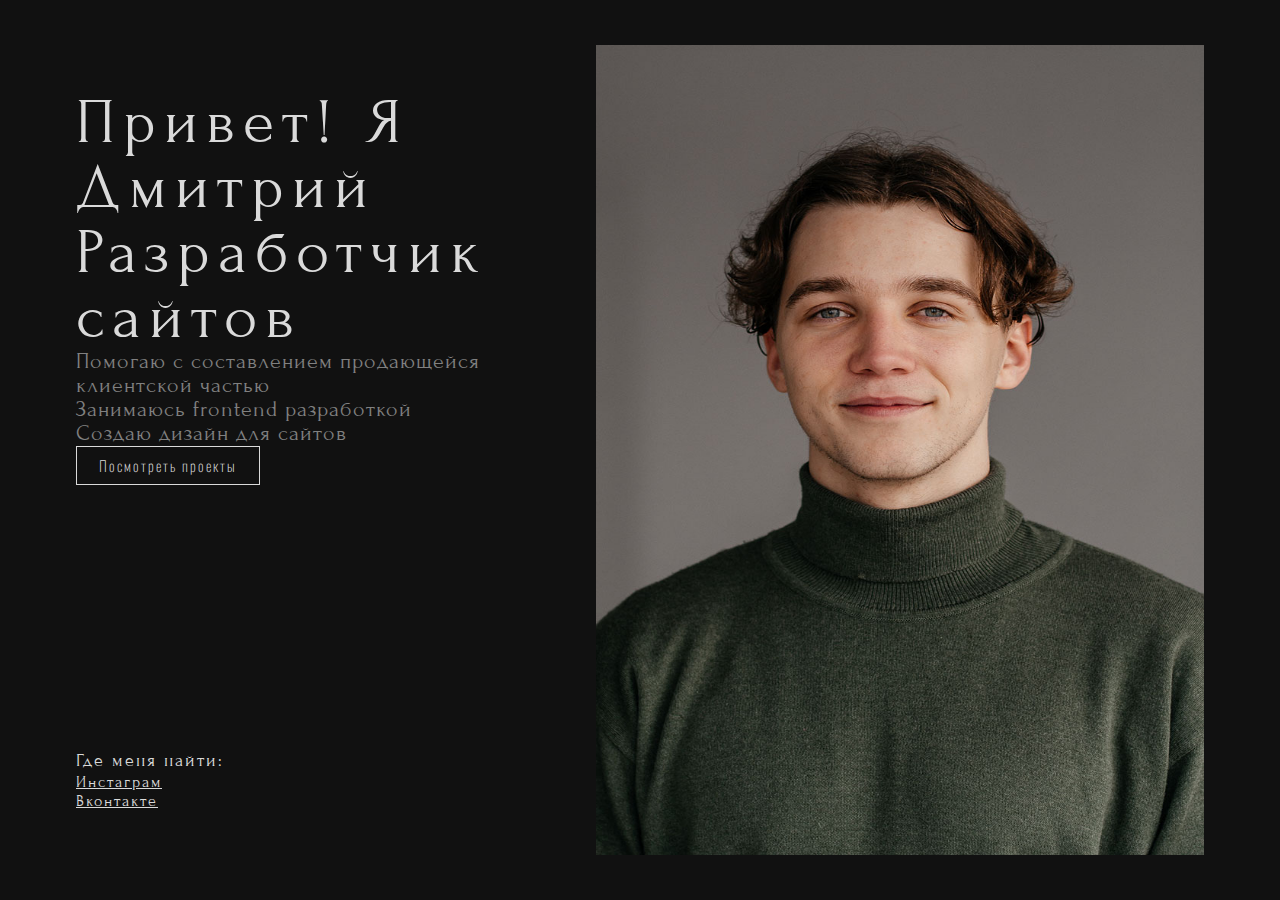
<file: index.html>
<!DOCTYPE html>
<html lang="en">

<head>
    <meta charset="UTF-8">
    <meta http-equiv="X-UA-Compatible" content="IE=edge">
    <meta name="viewport" content="width=device-width, initial-scale=1.0">
    <link rel="stylesheet" href="./main.css"></link>
    <title>Dima Lavrenov</title>
</head>

<body>
    <div class="first_slide">
        <div class="content">
            <div class="content_offer">
                <h1>Привет! Я Дмитрий<br>Разработчик сайтов</h1>
                <p>Помогаю с составлением продающейся клиентской частью<br>Занимаюсь frontend разработкой<br>Создаю дизайн для сайтов</p>
                <div class="button">
                    <a href="./choice.html">Посмотреть проекты</a>
                </div>
            </div>
            <div class="content_links">
                <p>Где меня найти:</p>
                <a href="#">Инстаграм</a>
                <a href="#">Вконтакте</a>
            </div>
        </div>
        <div class="portrait">
            <img src="./Photo/replace.jpg" alt="">
        </div>
    </div>
</body>

</html>
</file>
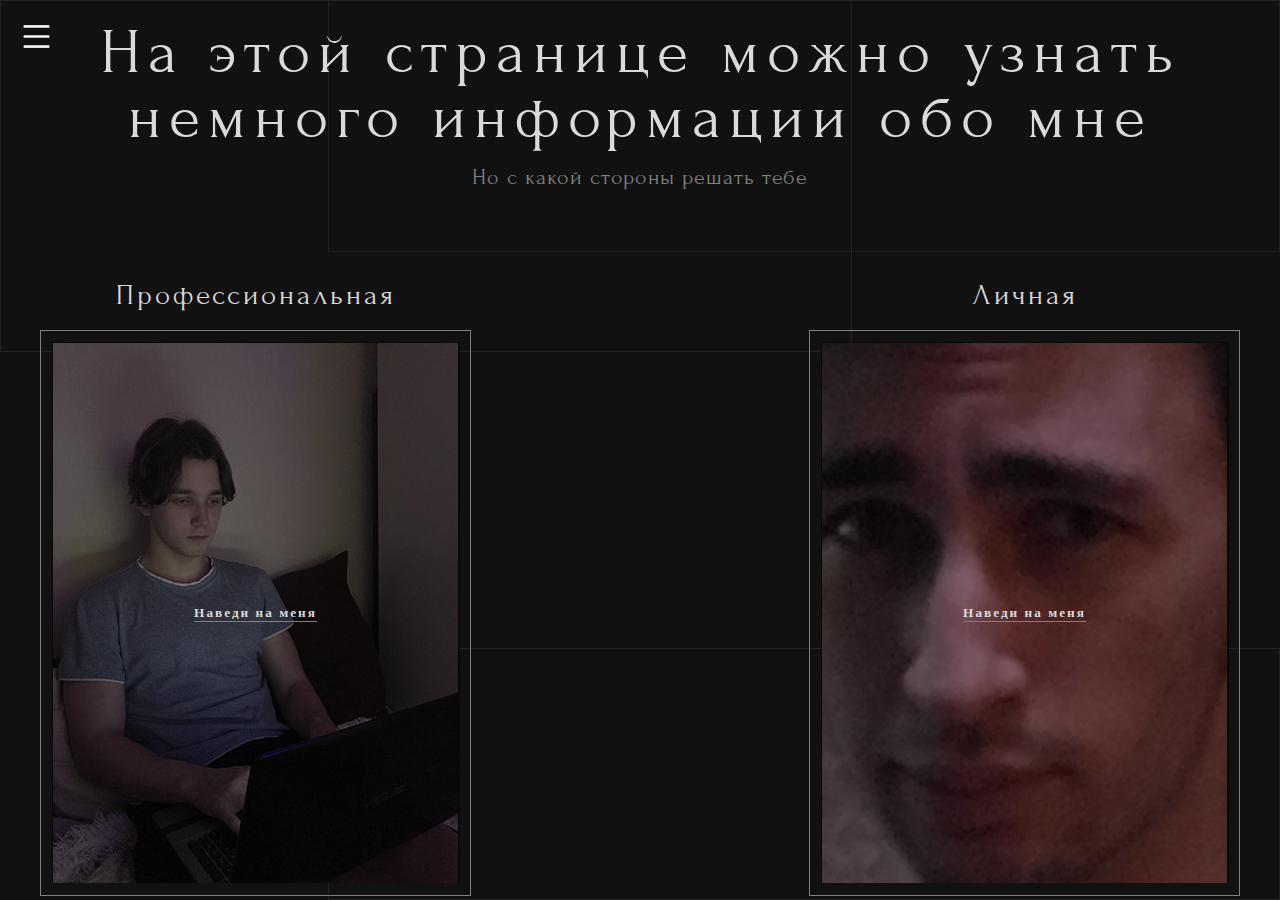
<file: choice.html>
<!DOCTYPE html>
<html lang="en">

<head>
    <meta charset="UTF-8">
    <meta http-equiv="X-UA-Compatible" content="IE=edge">
    <meta name="viewport" content="width=device-width, initial-scale=1.0">
    <link rel="stylesheet" href="main.css">
    <title>Dima Lavrenov</title>
</head>

<body>
    <div class="second_slide">
        <div class="menu"><img src="./Photo/menu.png" alt=""></div>
        <div class="content">
            <div class="content_additional">
                <div class="one"></div>
                <div class="two"></div>
                <div class="three"></div>
            </div>
            <div class="content_text">
                <h1>На этой странице можно узнать немного информации обо мне</h1>
                <p>Но с какой стороны решать тебе</p>
            </div>
            <div class="content_choice">
                <div class="prof">
                    <p>Профессиональная</p>
                    <div class="frame">
                        <img src="./Photo/prof.jpg" alt="">
                        <a href="./prof.html">
                            <div class="frame_blackout"></div>
                        </a>
                        <h5 class="frame_text">Наведи на меня</h5>
                    </div>
                </div>
                <div class="person">
                    <p>Личная</p>
                    <div class="frame">
                        <img src="./Photo/person.jpg" alt="">
                        <a href="./person.html">
                            <div class="frame_blackout"></div>
                        </a>
                        <h5 class="frame_text">Наведи на меня</h5>
                    </div>
                </div>
            </div>
        </div>
        <div class="links">
            <a href="#">Инстаграм</a>
            <a href="#">Вконтакте</a>
        </div>
    </div>
</body>

</html>
</file>
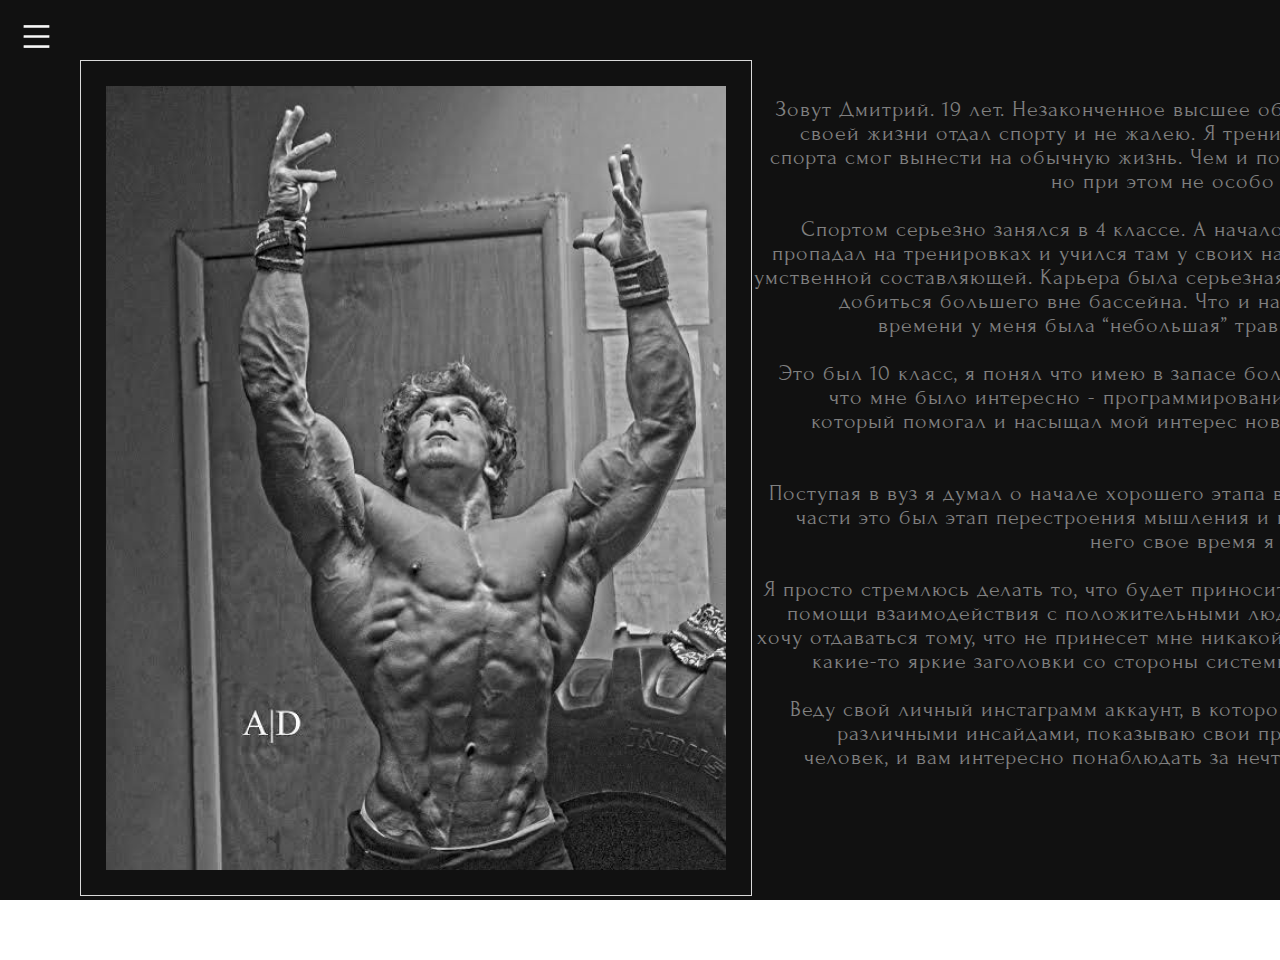
<file: person.html>
<!DOCTYPE html>
<html lang="en">

<head>
    <meta charset="UTF-8">
    <meta http-equiv="X-UA-Compatible" content="IE=edge">
    <meta name="viewport" content="width=device-width, initial-scale=1.0">
    <link rel="stylesheet" href="./main.css">
    <title>Dima Lavrenov</title>
</head>

<body>
    <div class="fourth_slide">
        <div class="menu"><img src="./Photo/menu.png" alt=""></div>
        <div class="content">
            <div class="content_photo">
                <img src="./Photo/person_about.png" alt="" class="frame">
            </div>
            <div class="content_text">
                <div class="content_text_knowledge">
                    <div class="content_text_knowledge_title">Обо мне</div>
                    <p>Зовут Дмитрий. 19 лет. Незаконченное высшее образование по технической части. Большую часть своей жизни отдал спорту и не жалею. Я тренировался с определенной целью, поэтому опыт из спорта смог вынести на обычную жизнь. Чем и помог
                        себе в IT-сфере. Всегда стремился к знаниям, но при этом не особо любил школу, да и сейчас ничего не поменялось<br><br>Спортом серьезно занялся в 4 классе. А началось все с плвания. Чудесное было время, я всегда пропадал на тренировках
                        и учился там у своих наставников не только развитию мускулатуры, но и умственной составляющей. Карьера была серьезная и продуманная, но в моменте я решил, что могу добиться большего вне бассейна. Что и начал делать, бросив карьеру.
                        Как раз в тот момент времени у меня была “небольшая” травма, и я смог удачно уйти без лишних разговоров.<br><br>Это был 10 класс, я понял что имею в запасе большое количество времени, и я пошел изучать то, что мне было интересно
                        - программирование. И в этом деле у меня был хороший наставник, который помогал и насыщал мой интерес новыми знаниями. Я так же преисполнился в многих других сферах и это безусловно меня радует.<br><br>Поступая в вуз я думал о
                        начале хорошего этапа в жизни, это не далеко от истины, но по большей части это был этап перестроения мышления и поиск иных путей. Вуз меня огорчил и тратить на него свое время я не собираюсь до сих пор, кто бы что не говорил<br><br>Я
                        просто стремлюсь делать то, что будет приносить мне удовольствие на натуральной основе, при помощи взаимодействия с положительными людьми, саморазвитием и изучением этого мира. Не хочу отдаваться тому, что не принесет мне никакой
                        пользы, и так же не собираюсь рассчитывать на какие-то яркие заголовки со стороны системы, которую, к сожалению, выбирает большинство<br><br>Веду свой личный инстаграмм аккаунт, в котором показываю как живет веб-разработчик. Делюсь
                        различными инсайдами, показываю свои проекты и личную жизнь. Если вы не равнодушный человек, и вам интересно понаблюдать за нечто вышеописанным, то вы можете подписаться на меня в инстаграмме. Буду очень благодарен
                    </p>
                </div>
                <div class="content_text_buttons">
                    <div class="button">
                        <a href="./portfolio.html">Посмотреть проекты</a>
                    </div>
                    <div class="button">
                        <a href="https://www.instagram.com/dmitry_lvv/">Инстаграмм</a>
                    </div>
                </div>
            </div>
        </div>
    </div>
</body>

</html>
</file>
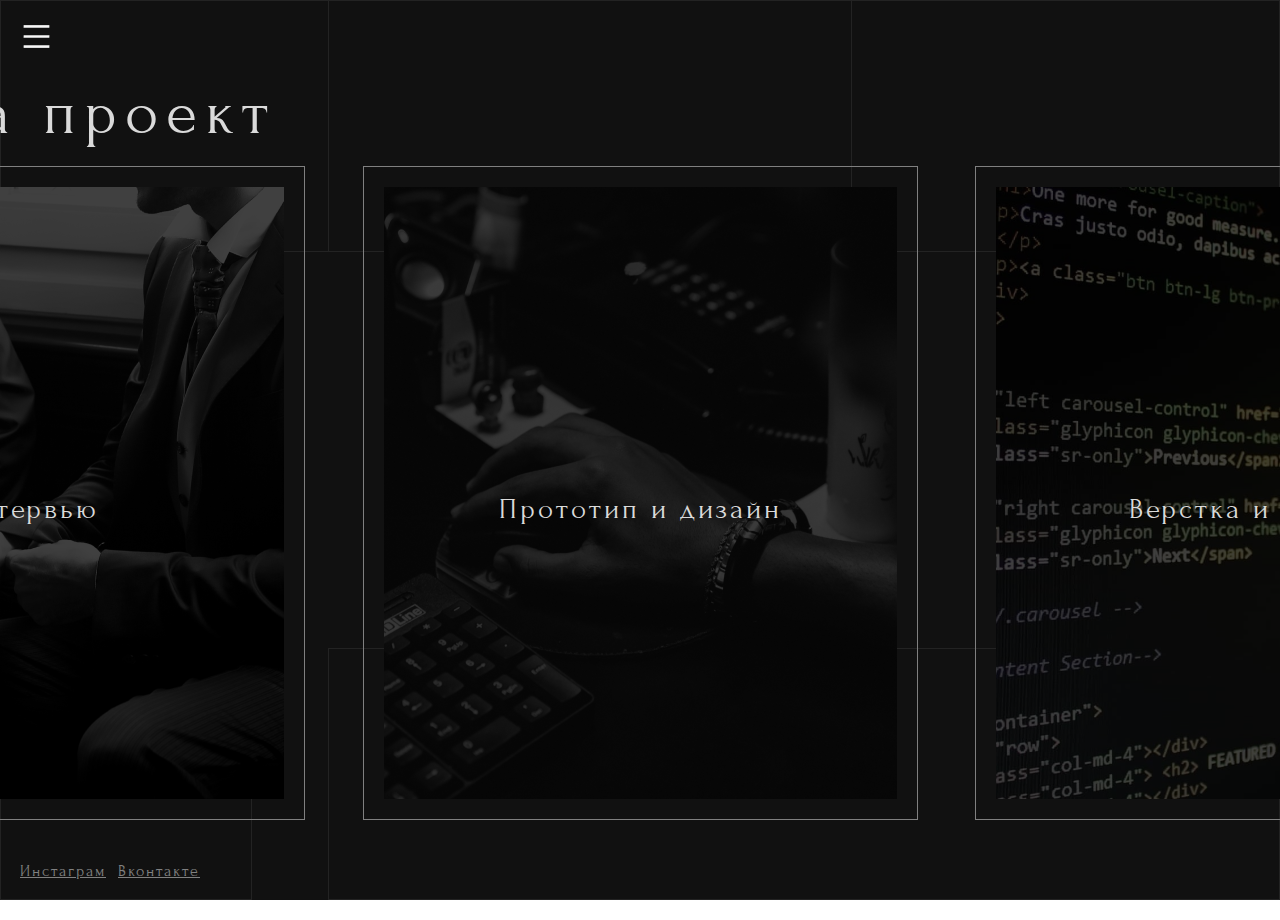
<file: plan.html>
<!DOCTYPE html>
<html lang="en">

<head>
    <meta charset="UTF-8">
    <meta http-equiv="X-UA-Compatible" content="IE=edge">
    <meta name="viewport" content="width=device-width, initial-scale=1.0">
    <link rel="stylesheet" href="./main.css">
    <title>Dima Lavrenov</title>
</head>

<body>
    <div class="fifth_slide">
        <div class="menu"><img src="./Photo/menu.png" alt=""></div>
        <div class="content">
            <div class="content_additional">
                <div class="one"></div>
                <div class="two"></div>
                <div class="three"></div>
                <div class="four"></div>
            </div>
            <div class="content_title">
                <h1>План на проект</h1>
            </div>
            <div class="content_stages">
                <div class="content_stages_interview">
                    <img src="./Photo/interview.png" alt="" class="frame">
                    <div class="blackout"></div>
                    <p>Интервью</p>
                </div>
                <div class="content_stages_develop">
                    <img src="./Photo/develop.png" alt="" class="frame">
                    <div class="blackout"></div>
                    <p>Прототип и дизайн</p>
                </div>
                <div class="content_stages_code">
                    <img src="./Photo/code.png" alt="" class="frame">
                    <div class="blackout"></div>
                    <p>Верстка и запуск</p>
                </div>
            </div>
        </div>
        <div class="links">
            <a href="#">Инстаграм</a>
            <a href="#">Вконтакте</a>
        </div>
    </div>
</body>

</html>
</file>
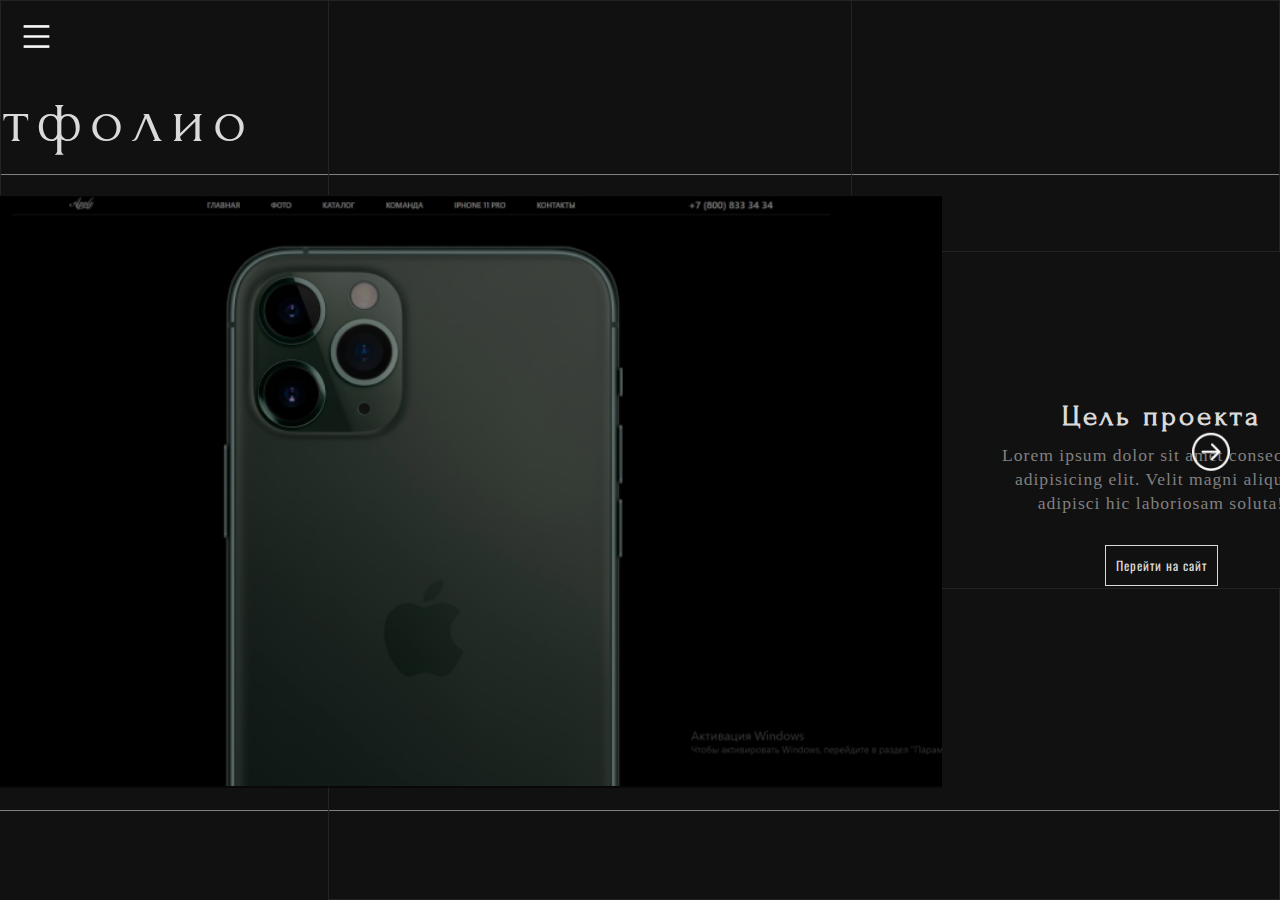
<file: portfolio.html>
<!DOCTYPE html>
<html lang="en">

<head>
    <meta charset="UTF-8">
    <meta http-equiv="X-UA-Compatible" content="IE=edge">
    <meta name="viewport" content="width=device-width, initial-scale=1.0">
    <link rel="stylesheet" href="./main.css">
    <title>Dima Lavrenov</title>
</head>

<body>
    <div class="sixth_slide">
        <div class="menu"><img src="./Photo/menu.png" alt=""></div>
        <div class="arrow_left"><img src="./Photo/arrow.png" alt=""></div>
        <div class="arrow_right"><img src="./Photo/arrow.png" alt=""></div>
        <div class="content">
            <div class="content_additional">
                <div class="one"></div>
                <div class="two"></div>
                <div class="three"></div>
            </div>
            <div class="content_title">
                <h1>Портфолио</h1>
            </div>
            <div class="content_project">
                <div class="content_project_slide">
                    <img src="./Photo/slide.png" alt="">
                    <div class="blackout"></div>
                </div>
                <div class="content_project_text">
                    <h2>Цель проекта</h2>
                    <p>Lorem ipsum dolor sit amet consectetur adipisicing elit. Velit magni aliquam adipisci hic laboriosam soluta!</p>
                    <div class="button">
                        <a href="#">Перейти на сайт</a>
                    </div>
                </div>
            </div>
        </div>
        <!-- <div class="links">
            <a href="#">Инстаграм</a>
            <a href="#">Вконтакте</a>
        </div> -->
    </div>
</body>

</html>
</file>
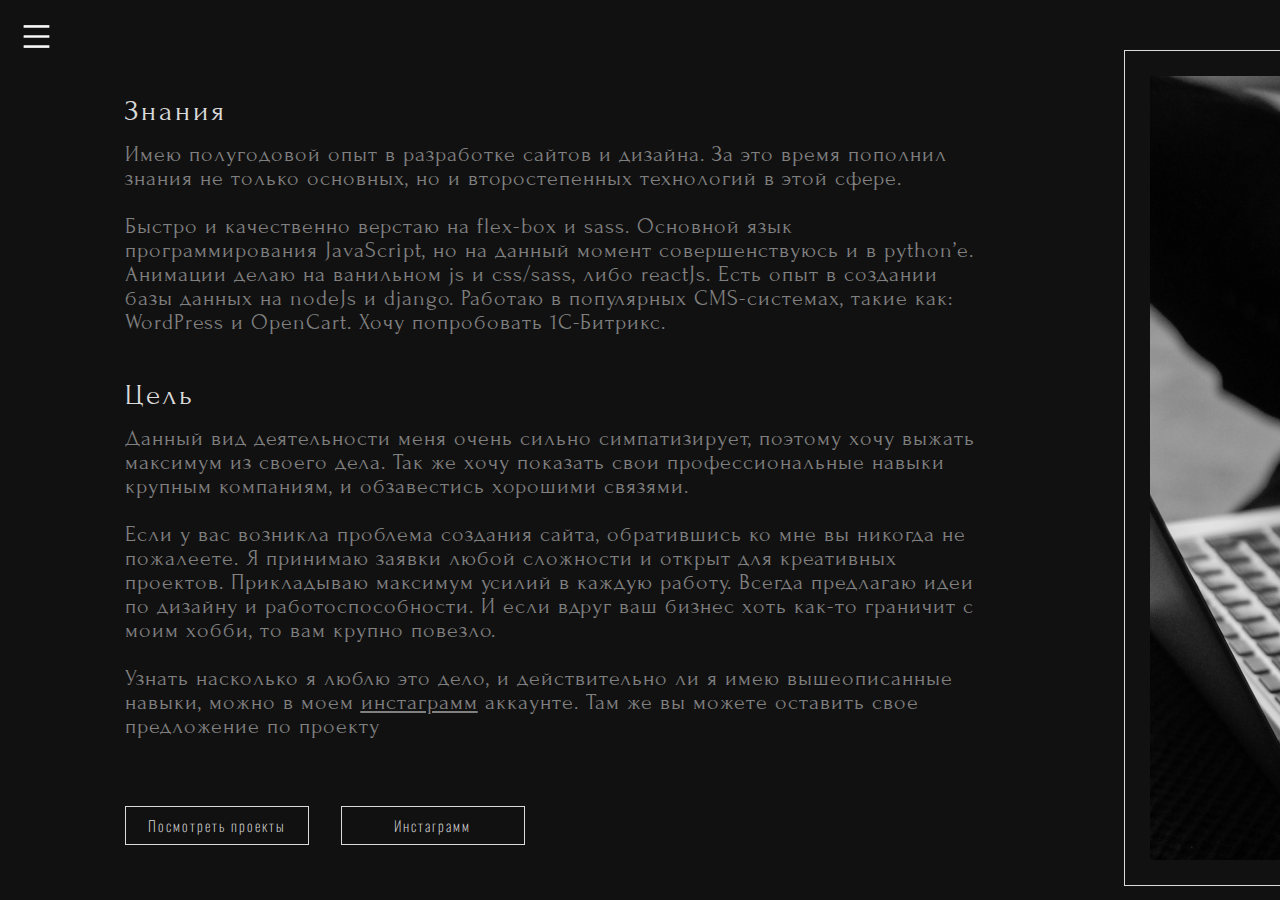
<file: prof.html>
<!DOCTYPE html>
<html lang="en">

<head>
    <meta charset="UTF-8">
    <meta http-equiv="X-UA-Compatible" content="IE=edge">
    <meta name="viewport" content="width=device-width, initial-scale=1.0">
    <link rel="stylesheet" href="./main.css">
    <title>Dima Lavrenov</title>
</head>

<body>
    <div class="third_slide">
        <div class="menu"><img src="./Photo/menu.png" alt=""></div>
        <div class="content">
            <div class="content_text">
                <div class="content_text_knowledge">
                    <div class="content_text_knowledge_title">Знания</div>
                    <p>Имею полугодовой опыт в разработке сайтов и дизайна. За это время пополнил знания не только основных, но и второстепенных технологий в этой сфере.<br><br> Быстро и качественно верстаю на flex-box и sass. Основной язык программирования
                        JavaScript, но на данный момент совершенствуюсь и в python’е. Анимации делаю на ванильном js и css/sass, либо reactJs. Есть опыт в создании базы данных на nodeJs и django. Работаю в популярных CMS-системах, такие как: WordPress
                        и OpenCart. Хочу попробовать 1С-Битрикс.</p>
                </div>
                <div class="content_text_goal">
                    <div class="content_text_goal_title">Цель</div>
                    <p>Данный вид деятельности меня очень сильно симпатизирует, поэтому хочу выжать максимум из своего дела. Так же хочу показать свои профессиональные навыки крупным компаниям, и обзавестись хорошими связями.<br><br>Если у вас возникла проблема
                        создания сайта, обратившись ко мне вы никогда не пожалеете. Я принимаю заявки любой сложности и открыт для креативных проектов. Прикладываю максимум усилий в каждую работу. Всегда предлагаю идеи по дизайну и работоспособности.
                        И если вдруг ваш бизнес хоть как-то граничит с моим хобби, то вам крупно повезло.<br><br>Узнать насколько я люблю это дело, и действительно ли я имею вышеописанные навыки, можно в моем <span><a href="https://www.instagram.com/dmitry_lvv/">инстаграмм</a></span>                        аккаунте. Там же вы можете оставить свое предложение по проекту<br><br></p>
                </div>
                <div class="content_text_buttons">
                    <div class="button">
                        <a href="./portfolio.html">Посмотреть проекты</a>
                    </div>
                    <div class="button">
                        <a href="https://www.instagram.com/dmitry_lvv/">Инстаграмм</a>
                    </div>
                </div>
            </div>
            <div class="content_photo">
                <img src="./Photo/prof_about.png" alt="" class="frame">
            </div>
        </div>
    </div>
</body>

</html>
</file>
<file: main.css>
@import url("https://fonts.googleapis.com/css2?family=Forum&display=swap");
@import url("https://fonts.googleapis.com/css2?family=Oswald:wght@300;500;700&display=swap");
.first_slide {
  height: 100vh;
  display: -webkit-box;
  display: -ms-flexbox;
  display: flex;
  -webkit-box-orient: horizontal;
  -webkit-box-direction: normal;
      -ms-flex-direction: row;
          flex-direction: row;
  -webkit-box-align: center;
      -ms-flex-align: center;
          align-items: center;
  -webkit-box-pack: justify;
      -ms-flex-pack: justify;
          justify-content: space-between;
  background-color: #111;
}

.first_slide .portrait {
  padding: 40px 76px 40px 0px;
}

.first_slide .portrait img {
  width: 608px;
  height: 90vh;
  vertical-align: bottom;
}

.first_slide .content {
  display: -webkit-box;
  display: -ms-flexbox;
  display: flex;
  -webkit-box-orient: vertical;
  -webkit-box-direction: normal;
      -ms-flex-direction: column;
          flex-direction: column;
  -webkit-box-pack: justify;
      -ms-flex-pack: justify;
          justify-content: space-between;
  height: 80vh;
  padding-left: 76px;
}

.first_slide .content_offer {
  display: -webkit-box;
  display: -ms-flexbox;
  display: flex;
  -webkit-box-orient: vertical;
  -webkit-box-direction: normal;
      -ms-flex-direction: column;
          flex-direction: column;
  -webkit-box-pack: justify;
      -ms-flex-pack: justify;
          justify-content: space-between;
  height: 300px;
}

.first_slide .content_links {
  -webkit-box-orient: vertical;
  -webkit-box-direction: normal;
      -ms-flex-direction: column;
          flex-direction: column;
  font-family: 'Forum', cursive;
  color: #dadada;
  display: -webkit-box;
  display: -ms-flexbox;
  display: flex;
  flex-direction: column;
  -webkit-box-pack: justify;
      -ms-flex-pack: justify;
          justify-content: space-between;
  height: 60px;
}

.first_slide .content_links p {
  font-size: 1.1rem;
  font-weight: 500;
  letter-spacing: 2px;
  color: #dadada;
}

.first_slide .content_links a {
  font-size: 1rem;
  letter-spacing: 2px;
  color: #dadada;
  width: -webkit-max-content;
  width: -moz-max-content;
  width: max-content;
}

.second_slide {
  height: 100vh;
  overflow: hidden;
  background-color: #111;
}

.second_slide .menu {
  position: absolute;
  padding: 20px 0px 0px 20px;
}

.second_slide .content {
  display: -webkit-box;
  display: -ms-flexbox;
  display: flex;
  -webkit-box-align: center;
      -ms-flex-align: center;
          align-items: center;
  -webkit-box-orient: vertical;
  -webkit-box-direction: normal;
      -ms-flex-direction: column;
          flex-direction: column;
  padding: 20px;
}

.second_slide .content_additional .one {
  width: 850px;
  height: 350px;
  border: 1px solid #232323;
  z-index: 0;
  position: absolute;
  top: 0;
  left: 0;
}

.second_slide .content_additional .two {
  width: 950px;
  height: 250px;
  border: 1px solid #232323;
  z-index: 0;
  position: absolute;
  bottom: 0;
  right: 0;
}

.second_slide .content_additional .three {
  width: 950px;
  height: 250px;
  border: 1px solid #232323;
  z-index: 0;
  position: absolute;
  top: 0;
  right: 0;
}

.second_slide .content_text {
  z-index: 1;
  display: -webkit-box;
  display: -ms-flexbox;
  display: flex;
  -webkit-box-orient: vertical;
  -webkit-box-direction: normal;
      -ms-flex-direction: column;
          flex-direction: column;
  -webkit-box-pack: justify;
      -ms-flex-pack: justify;
          justify-content: space-between;
  -webkit-box-align: center;
      -ms-flex-align: center;
          align-items: center;
  height: 170px;
}

.second_slide .content_choice {
  margin-top: 100px;
  display: -webkit-box;
  display: -ms-flexbox;
  display: flex;
  -webkit-box-pack: justify;
      -ms-flex-pack: justify;
          justify-content: space-between;
  -webkit-box-align: center;
      -ms-flex-align: center;
          align-items: center;
  width: 1200px;
  height: 600px;
}

.second_slide .content_choice .prof {
  display: -webkit-box;
  display: -ms-flexbox;
  display: flex;
  -webkit-box-orient: vertical;
  -webkit-box-direction: normal;
      -ms-flex-direction: column;
          flex-direction: column;
  -webkit-box-pack: justify;
      -ms-flex-pack: justify;
          justify-content: space-between;
  -webkit-box-align: center;
      -ms-flex-align: center;
          align-items: center;
  height: 102%;
}

.second_slide .content_choice .prof .frame {
  padding: 12px;
  border: 1px solid #808080;
  display: -webkit-box;
  display: -ms-flexbox;
  display: flex;
  -webkit-box-orient: vertical;
  -webkit-box-direction: normal;
      -ms-flex-direction: column;
          flex-direction: column;
  -webkit-box-align: center;
      -ms-flex-align: center;
          align-items: center;
  -webkit-box-pack: center;
      -ms-flex-pack: center;
          justify-content: center;
  position: relative;
}

.second_slide .content_choice .prof .frame_blackout {
  width: 95%;
  height: 96%;
  background-color: rgba(0, 0, 0, 0.5);
  position: absolute;
  -webkit-transition: .3s;
  transition: .3s;
  top: 11px;
  left: 11px;
}

.second_slide .content_choice .prof .frame_blackout:hover {
  background-color: transparent;
  -webkit-transition: .3s;
  transition: .3s;
  cursor: pointer;
  -webkit-box-shadow: 0 0 10px #525252;
          box-shadow: 0 0 10px #525252;
}

.second_slide .content_choice .prof .frame_text {
  position: absolute;
  color: #dadada;
  letter-spacing: 2px;
  border-bottom: 1px solid #808080;
}

.second_slide .content_choice .person {
  display: -webkit-box;
  display: -ms-flexbox;
  display: flex;
  -webkit-box-orient: vertical;
  -webkit-box-direction: normal;
      -ms-flex-direction: column;
          flex-direction: column;
  -webkit-box-pack: justify;
      -ms-flex-pack: justify;
          justify-content: space-between;
  -webkit-box-align: center;
      -ms-flex-align: center;
          align-items: center;
  height: 102%;
}

.second_slide .content_choice .person .frame {
  padding: 12px;
  border: 1px solid #808080;
  display: -webkit-box;
  display: -ms-flexbox;
  display: flex;
  -webkit-box-orient: vertical;
  -webkit-box-direction: normal;
      -ms-flex-direction: column;
          flex-direction: column;
  -webkit-box-align: center;
      -ms-flex-align: center;
          align-items: center;
  -webkit-box-pack: center;
      -ms-flex-pack: center;
          justify-content: center;
  position: relative;
}

.second_slide .content_choice .person .frame_blackout {
  width: 95%;
  height: 96%;
  background-color: rgba(0, 0, 0, 0.5);
  position: absolute;
  -webkit-transition: .3s;
  transition: .3s;
  top: 11px;
  left: 11px;
}

.second_slide .content_choice .person .frame_blackout:hover {
  background-color: transparent;
  -webkit-transition: .3s;
  transition: .3s;
  -webkit-box-shadow: 0 0 10px #525252;
          box-shadow: 0 0 10px #525252;
}

.second_slide .content_choice .person .frame_text {
  position: absolute;
  color: #dadada;
  letter-spacing: 2px;
  border-bottom: 1px solid #808080;
}

.second_slide h1 {
  text-align: center;
  width: 1100px;
}

.third_slide {
  height: 100vh;
  width: 100vw;
  background-color: #111;
}

.third_slide .menu {
  position: absolute;
  padding: 20px;
}

.third_slide .content {
  display: -webkit-box;
  display: -ms-flexbox;
  display: flex;
  -webkit-box-align: center;
      -ms-flex-align: center;
          align-items: center;
  width: 1820px;
  -ms-flex-pack: distribute;
      justify-content: space-around;
  padding: 50px 50px 0px 50px;
}

.third_slide .content .content_text {
  display: -webkit-box;
  display: -ms-flexbox;
  display: flex;
  -webkit-box-orient: vertical;
  -webkit-box-direction: normal;
      -ms-flex-direction: column;
          flex-direction: column;
  -webkit-box-pack: justify;
      -ms-flex-pack: justify;
          justify-content: space-between;
  height: 750px;
}

.third_slide .content .content_text_knowledge {
  width: 850px;
}

.third_slide .content .content_text_knowledge_title {
  color: #dadada;
  font-size: 2rem;
  margin-bottom: 15px;
}

.third_slide .content .content_text_goal {
  width: 850px;
}

.third_slide .content .content_text_goal_title {
  margin-bottom: 15px;
}

.third_slide .content .content_text_goal span {
  text-decoration: underline;
}

.third_slide .content .content_text_goal span a {
  color: #808080;
}

.third_slide .content .content_text_goal span a:hover {
  color: #dadada;
}

.third_slide .content .content_text_buttons {
  display: -webkit-box;
  display: -ms-flexbox;
  display: flex;
  -webkit-box-pack: justify;
      -ms-flex-pack: justify;
          justify-content: space-between;
  width: 400px;
}

.third_slide .content .frame {
  padding: 25px;
  border: 1px solid #dadada;
}

.fourth_slide {
  height: 100vh;
  width: 100vw;
  display: -webkit-box;
  display: -ms-flexbox;
  display: flex;
  -webkit-box-orient: vertical;
  -webkit-box-direction: normal;
      -ms-flex-direction: column;
          flex-direction: column;
  background-color: #111;
}

.fourth_slide .menu {
  position: absolute;
  padding: 20px;
  left: 0;
}

.fourth_slide .content {
  padding: 50px 80px 50px 80px;
  height: 100%;
  display: -webkit-box;
  display: -ms-flexbox;
  display: flex;
  -webkit-box-align: center;
      -ms-flex-align: center;
          align-items: center;
  -webkit-box-pack: justify;
      -ms-flex-pack: justify;
          justify-content: space-between;
}

.fourth_slide .content .content_text {
  display: -webkit-box;
  display: -ms-flexbox;
  display: flex;
  -webkit-box-orient: vertical;
  -webkit-box-direction: normal;
      -ms-flex-direction: column;
          flex-direction: column;
  -webkit-box-pack: justify;
      -ms-flex-pack: justify;
          justify-content: space-between;
  -webkit-box-align: end;
      -ms-flex-align: end;
          align-items: flex-end;
  height: 860px;
}

.fourth_slide .content .content_text_knowledge {
  width: 1030px;
  text-align: end;
}

.fourth_slide .content .content_text_knowledge_title {
  margin-bottom: 15px;
}

.fourth_slide .content .content_text_buttons {
  display: -webkit-box;
  display: -ms-flexbox;
  display: flex;
  -webkit-box-pack: justify;
      -ms-flex-pack: justify;
          justify-content: space-between;
  width: 400px;
}

.fourth_slide .content .button {
  margin-top: 15px;
}

.fourth_slide .content .frame {
  padding: 25px;
  border: 1px solid #dadada;
}

.fifth_slide {
  height: 100vh;
  width: 100vw;
  display: -webkit-box;
  display: -ms-flexbox;
  display: flex;
  -webkit-box-align: center;
      -ms-flex-align: center;
          align-items: center;
  -webkit-box-pack: center;
      -ms-flex-pack: center;
          justify-content: center;
  -webkit-box-orient: vertical;
  -webkit-box-direction: normal;
      -ms-flex-direction: column;
          flex-direction: column;
  background-color: #111;
}

.fifth_slide .menu {
  position: absolute;
  padding: 20px;
  top: 0;
  left: 0;
}

.fifth_slide .links {
  position: absolute;
  bottom: 0;
  left: 0;
}

.fifth_slide .content {
  padding: 100px 50px;
  display: -webkit-box;
  display: -ms-flexbox;
  display: flex;
  -webkit-box-orient: vertical;
  -webkit-box-direction: normal;
      -ms-flex-direction: column;
          flex-direction: column;
  -webkit-box-align: start;
      -ms-flex-align: start;
          align-items: flex-start;
}

.fifth_slide .content_additional {
  z-index: 0;
}

.fifth_slide .content_additional .one {
  width: 850px;
  height: 250px;
  border: 1px solid #232323;
  z-index: 0;
  position: absolute;
  top: 0;
  left: 0;
}

.fifth_slide .content_additional .two {
  width: 950px;
  height: 250px;
  border: 1px solid #232323;
  z-index: 0;
  position: absolute;
  bottom: 0;
  right: 0;
}

.fifth_slide .content_additional .three {
  width: 950px;
  height: 250px;
  border: 1px solid #232323;
  z-index: 0;
  position: absolute;
  top: 0;
  right: 0;
}

.fifth_slide .content_additional .four {
  width: 250px;
  height: 550px;
  border: 1px solid #232323;
  z-index: 0;
  position: absolute;
  bottom: 0;
  left: 0;
}

.fifth_slide .content_title {
  margin-bottom: 20px;
  z-index: 1;
}

.fifth_slide .content_stages {
  display: -webkit-box;
  display: -ms-flexbox;
  display: flex;
  -webkit-box-pack: justify;
      -ms-flex-pack: justify;
          justify-content: space-between;
  width: 1780px;
}

.fifth_slide .content_stages .frame {
  padding: 20px;
  border: 1px solid #808080;
}

.fifth_slide .content_stages_interview, .fifth_slide .content_stages_develop, .fifth_slide .content_stages_code {
  position: relative;
  -webkit-box-align: center;
      -ms-flex-align: center;
          align-items: center;
  display: -webkit-box;
  display: -ms-flexbox;
  display: flex;
  -webkit-box-pack: center;
      -ms-flex-pack: center;
          justify-content: center;
}

.fifth_slide .content_stages_interview .blackout, .fifth_slide .content_stages_develop .blackout, .fifth_slide .content_stages_code .blackout {
  position: absolute;
  background-color: rgba(0, 0, 0, 0.75);
  width: 513px;
  height: 612px;
  -webkit-transition: .3s;
  transition: .3s;
}

.fifth_slide .content_stages_interview .blackout:hover, .fifth_slide .content_stages_develop .blackout:hover, .fifth_slide .content_stages_code .blackout:hover {
  background-color: transparent;
  -webkit-transition: .3s;
  transition: .3s;
  cursor: pointer;
}

.fifth_slide .content_stages_interview p, .fifth_slide .content_stages_develop p, .fifth_slide .content_stages_code p {
  position: absolute;
  background-color: transparent;
  top: 50%;
}

.sixth_slide {
  height: 100vh;
  width: 100vw;
  display: -webkit-box;
  display: -ms-flexbox;
  display: flex;
  -webkit-box-align: center;
      -ms-flex-align: center;
          align-items: center;
  -webkit-box-pack: center;
      -ms-flex-pack: center;
          justify-content: center;
  background-color: #111;
}

.sixth_slide .arrow_left {
  padding-left: 50px;
  position: absolute;
  left: 0;
}

.sixth_slide .arrow_left img {
  width: 90%;
}

.sixth_slide .arrow_right {
  padding-left: 50px;
  -webkit-transform: rotate(180deg);
          transform: rotate(180deg);
  position: absolute;
  right: 0;
}

.sixth_slide .arrow_right img {
  width: 90%;
}

.sixth_slide .menu {
  position: absolute;
  padding: 20px;
  top: 0;
  left: 0;
}

.sixth_slide .links {
  position: absolute;
  bottom: 0;
  left: 0;
}

.sixth_slide .content {
  padding: 100px 50px;
  display: -webkit-box;
  display: -ms-flexbox;
  display: flex;
  -webkit-box-orient: vertical;
  -webkit-box-direction: normal;
      -ms-flex-direction: column;
          flex-direction: column;
  -webkit-box-align: center;
      -ms-flex-align: center;
          align-items: center;
  -webkit-box-align: start;
      -ms-flex-align: start;
          align-items: flex-start;
}

.sixth_slide .content_additional .one {
  width: 850px;
  height: 350px;
  border: 1px solid #232323;
  z-index: 0;
  position: absolute;
  top: 0;
  left: 0;
}

.sixth_slide .content_additional .two {
  width: 950px;
  height: 310px;
  border: 1px solid #232323;
  z-index: 0;
  position: absolute;
  bottom: 0;
  right: 0;
}

.sixth_slide .content_additional .three {
  width: 950px;
  height: 250px;
  border: 1px solid #232323;
  z-index: 0;
  position: absolute;
  top: 0;
  right: 0;
}

.sixth_slide .content_title {
  margin-bottom: 20px;
}

.sixth_slide .content_project {
  display: -webkit-box;
  display: -ms-flexbox;
  display: flex;
  -webkit-box-pack: justify;
      -ms-flex-pack: justify;
          justify-content: space-between;
  -webkit-box-align: center;
      -ms-flex-align: center;
          align-items: center;
  padding: 20px;
  border: 1px solid #808080;
  width: 1480px;
}

.sixth_slide .content_project_slide {
  position: relative;
}

.sixth_slide .content_project_slide img {
  width: 120%;
}

.sixth_slide .content_project_slide .blackout {
  width: 1042px;
  height: 593px;
  background-color: rgba(0, 0, 0, 0.5);
  position: absolute;
  top: 0;
}

.sixth_slide .content_project_text {
  display: -webkit-box;
  display: -ms-flexbox;
  display: flex;
  width: 438px;
  -webkit-box-orient: vertical;
  -webkit-box-direction: normal;
      -ms-flex-direction: column;
          flex-direction: column;
  text-align: center;
  -webkit-box-pack: center;
      -ms-flex-pack: center;
          justify-content: center;
  -webkit-box-align: center;
      -ms-flex-align: center;
          align-items: center;
  height: 493px;
  color: #dadada;
}

.sixth_slide .content_project_text p {
  margin: 10px 0px;
  width: 360px;
  font-size: 1.1rem;
  letter-spacing: 1px;
  line-height: 24px;
  color: #808080;
}

.sixth_slide .content_project_text .button {
  cursor: pointer;
  font-size: .8rem;
  letter-spacing: 1px;
  border: 1px solid #dadada;
  padding: 10px;
  margin-top: 20px;
}

.sixth_slide .content_project_text .button a {
  color: #dadada;
  text-decoration: none;
  font-family: 'Oswald', sans-serif;
}

.sixth_slide .content_project_text .button:hover {
  background-color: #dadada;
}

.sixth_slide .content_project_text .button:hover a {
  color: #111;
}

.first_slide .content_offer .button:hover, .third_slide .content .button:hover, .fourth_slide .content .button:hover {
  background-color: #fff;
  cursor: pointer;
  -webkit-transition: .3s;
  transition: .3s;
}

.first_slide .content_offer .button:hover a, .third_slide .content .button:hover a, .fourth_slide .content .button:hover a {
  color: #111;
}

* {
  margin: 0;
  padding: 0;
}

.first_slide .content_offer h1, .second_slide .content_text h1, .second_slide h1, .fifth_slide .content_title h1, .sixth_slide .content_title h1 {
  font-family: 'Forum', cursive;
  letter-spacing: 8px;
  font-size: 4rem;
  line-height: 65px;
  font-weight: 500;
  color: #dadada;
}

.second_slide .content_choice p, .third_slide .content .content_text_knowledge_title, .third_slide .content .content_text_goal_title, .fourth_slide .content .content_text_knowledge_title, .fifth_slide .content_stages_interview p, .fifth_slide .content_stages_develop p, .fifth_slide .content_stages_code p, .sixth_slide .content_project_text h2 {
  font-family: 'Forum', cursive;
  font-size: 1.8rem;
  color: #dadada;
  letter-spacing: 3px;
}

.first_slide .content_offer p, .second_slide .content_text p, .second_slide p, .third_slide .content .content_text_knowledge p, .third_slide .content .content_text_goal p, .fourth_slide .content .content_text_knowledge p {
  font-family: 'Forum', cursive;
  font-size: 1.4rem;
  letter-spacing: 1px;
  line-height: 24px;
  color: #808080;
}

.first_slide .content_offer .button, .third_slide .content .button, .fourth_slide .content .button {
  border: 1px solid #dadada;
  padding: 8px 1px;
  letter-spacing: 2px;
  font-size: .9rem;
  display: -webkit-box;
  display: -ms-flexbox;
  display: flex;
  -webkit-box-pack: center;
      -ms-flex-pack: center;
          justify-content: center;
  width: 180px;
  -webkit-transition: .3s;
  transition: .3s;
  font-family: 'Oswald', sans-serif;
  font-weight: 100;
}

.first_slide .content_offer .button a, .third_slide .content .button a, .fourth_slide .content .button a {
  color: #dadada;
  text-decoration: none;
}

.second_slide .links, .fifth_slide .links, .sixth_slide .links {
  font-family: 'Forum', cursive;
  display: -webkit-box;
  display: -ms-flexbox;
  display: flex;
  padding: 20px;
  width: 180px;
  -webkit-box-pack: justify;
      -ms-flex-pack: justify;
          justify-content: space-between;
}

.second_slide .links p, .fifth_slide .links p, .sixth_slide .links p {
  font-size: 1rem;
  letter-spacing: 2px;
  color: #dadada;
}

.second_slide .links a, .fifth_slide .links a, .sixth_slide .links a {
  font-size: 1rem;
  letter-spacing: 2px;
  color: #808080;
  width: -webkit-max-content;
  width: -moz-max-content;
  width: max-content;
}

.second_slide .links a:hover, .fifth_slide .links a:hover, .sixth_slide .links a:hover {
  color: #dadada;
}
/*# sourceMappingURL=main.css.map */
</file>
